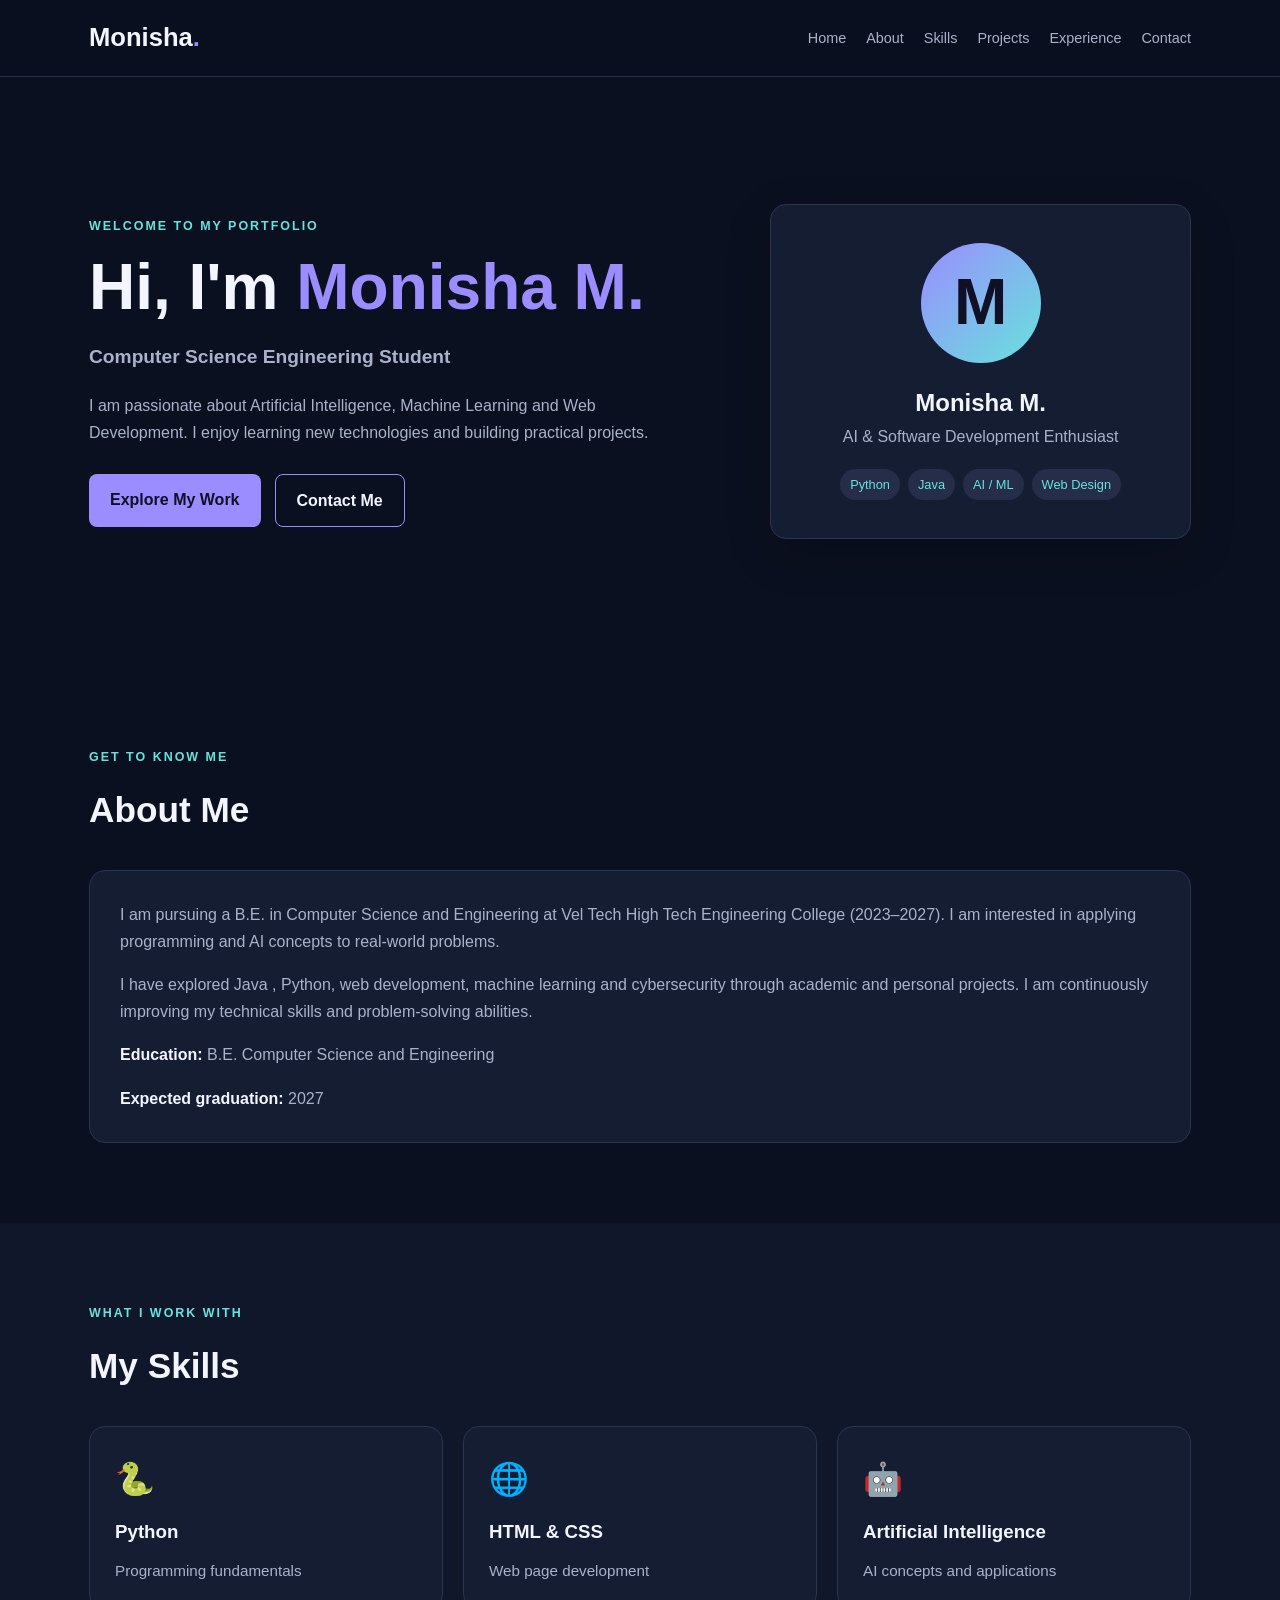
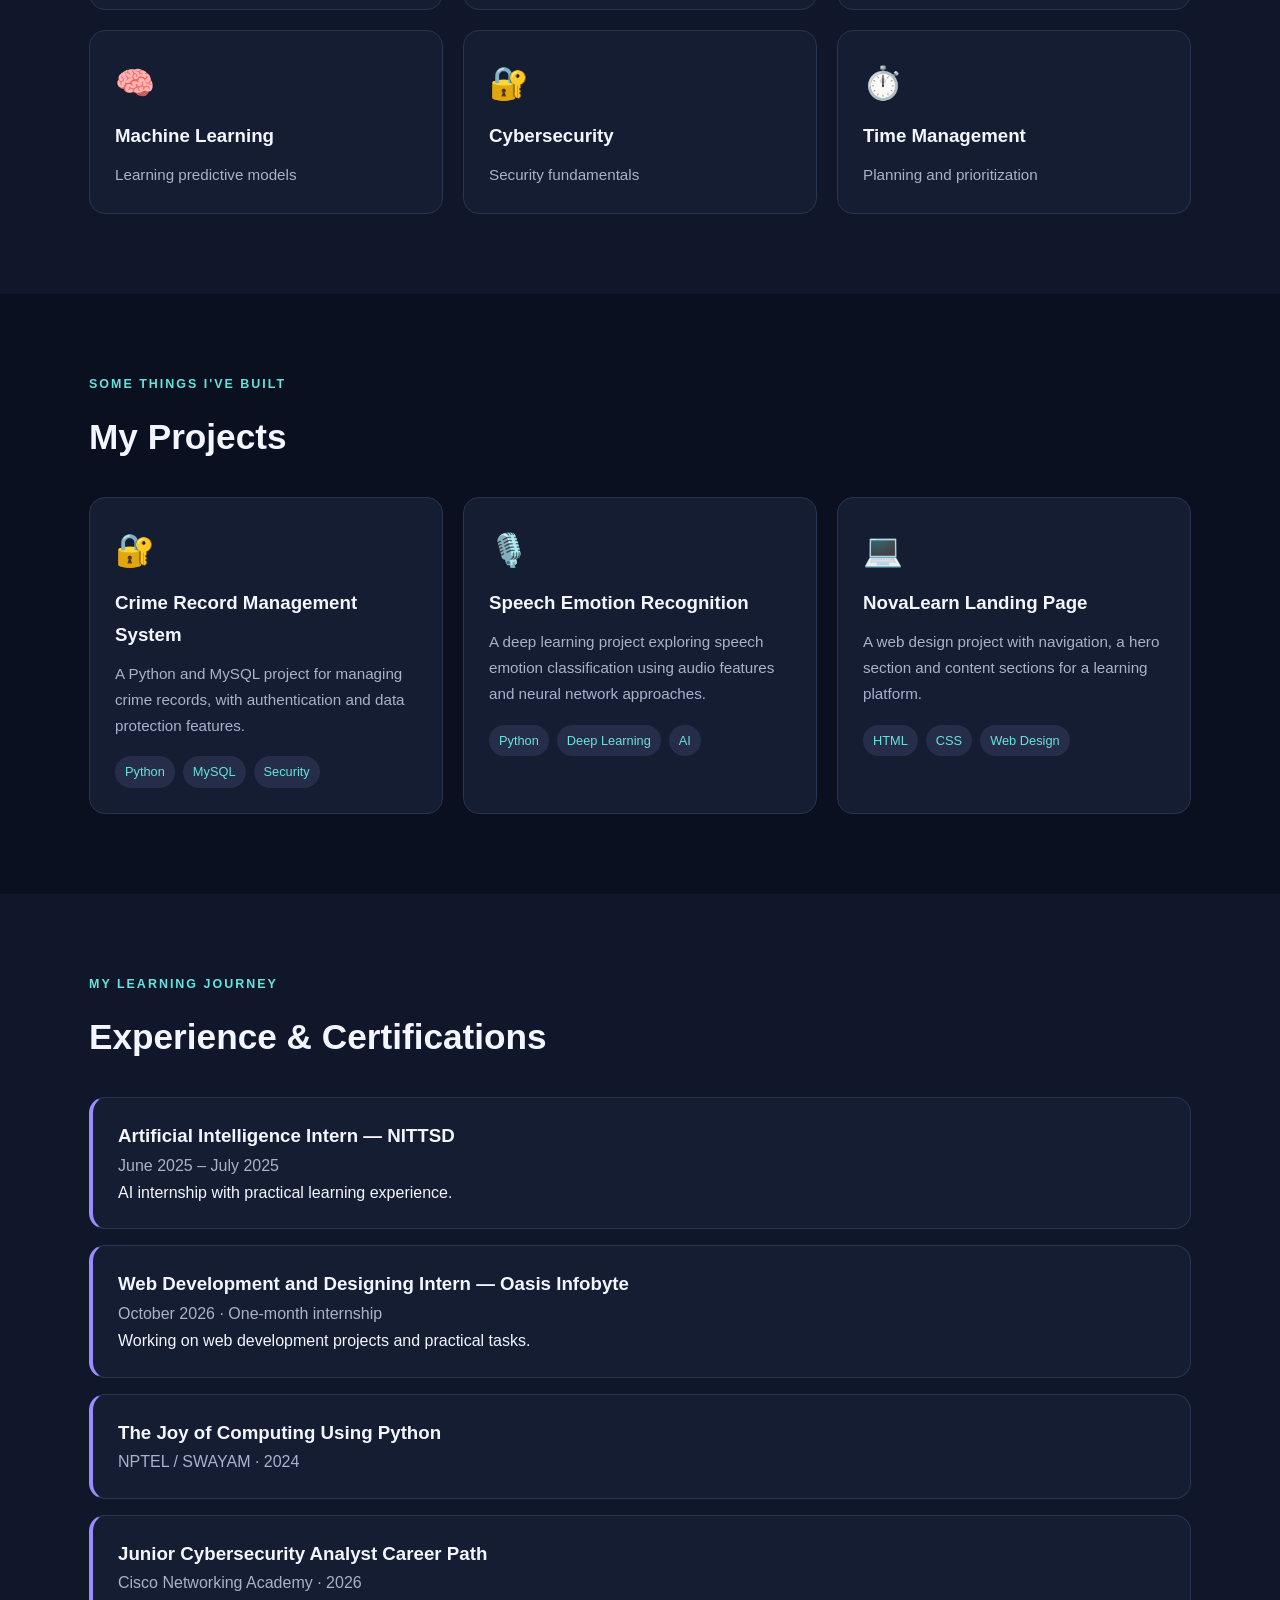
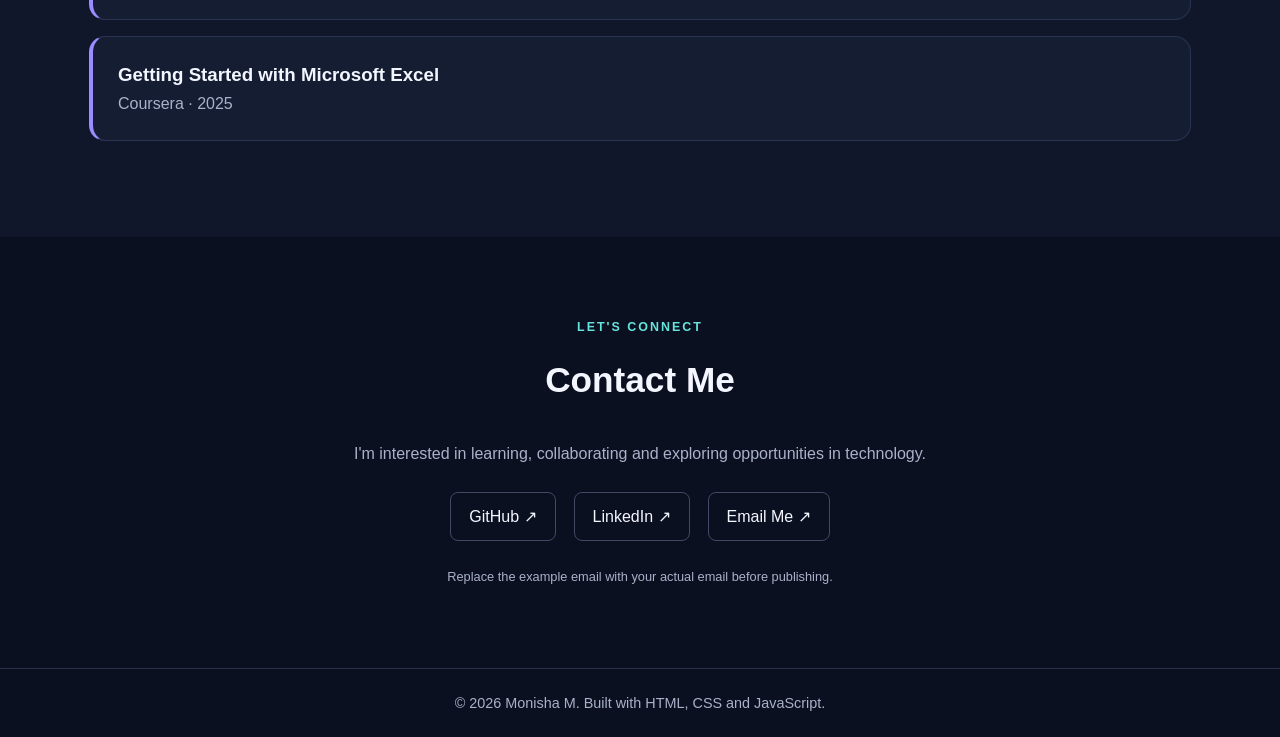
<file: index.html>
<!DOCTYPE html>
<html lang="en">
<head>
  <meta charset="UTF-8">
  <meta name="viewport" content="width=device-width, initial-scale=1.0">
  <meta name="description" content="Monisha M. - Computer Science Engineering student and aspiring software developer.">
  <title>Monisha M. | Portfolio</title>
  <link rel="stylesheet" href="style.css">
</head>
<body>

  <header>
    <nav class="navbar">
      <a class="logo" href="#home">Monisha<span>.</span></a>
      <button class="menu-toggle" id="menuToggle"
        aria-label="Toggle navigation" aria-expanded="false">☰</button>
      <ul class="nav-links" id="navLinks">
        <li><a href="#home">Home</a></li>
        <li><a href="#about">About</a></li>
        <li><a href="#skills">Skills</a></li>
        <li><a href="#projects">Projects</a></li>
        <li><a href="#experience">Experience</a></li>
        <li><a href="#contact">Contact</a></li>
      </ul>
    </nav>
  </header>

  <main>
    <section id="home" class="hero">
      <div class="hero-content">
        <p class="eyebrow">WELCOME TO MY PORTFOLIO</p>
        <h1>Hi, I'm <span>Monisha M.</span></h1>
        <h2>Computer Science Engineering Student</h2>
        <p>
          I am passionate about Artificial Intelligence, Machine Learning
          and Web Development. I enjoy learning new technologies and
          building practical projects.
        </p>
        <div class="hero-buttons">
          <a href="#projects" class="btn">Explore My Work</a>
          <a href="#contact" class="btn btn-outline">Contact Me</a>
        </div>
      </div>

      <div class="hero-card">
        <div class="avatar">M</div>
        <h3>Monisha M.</h3>
        <p>AI & Software Development Enthusiast</p>
        <div class="tags">
          <span>Python</span>
          <span>Java</span>
          <span>AI / ML</span>
          <span>Web Design</span>
        </div>
      </div>
    </section>

    <section id="about" class="section">
      <p class="eyebrow">GET TO KNOW ME</p>
      <h2 class="section-title">About Me</h2>
      <div class="about-card">
        <p>
          I am pursuing a B.E. in Computer Science and Engineering at
          Vel Tech High Tech Engineering College (2023–2027).
          I am interested in applying programming and AI concepts to
          real-world problems.
        </p>
        <p>
          I have explored Java , Python, web development, machine learning and
          cybersecurity through academic and personal projects. I am
          continuously improving my technical skills and problem-solving
          abilities.
        </p>
        <p><strong>Education:</strong> B.E. Computer Science and Engineering</p>
        <p><strong>Expected graduation:</strong> 2027</p>
      </div>
    </section>

    <section id="skills" class="section section-alt">
      <p class="eyebrow">WHAT I WORK WITH</p>
      <h2 class="section-title">My Skills</h2>
      <div class="skill-grid">
        <article class="skill-card">
          <span>🐍</span><h3>Python</h3>
          <p>Programming fundamentals</p>
        </article>
        <article class="skill-card">
          <span>🌐</span><h3>HTML & CSS</h3>
          <p>Web page development</p>
        </article>
        <article class="skill-card">
          <span>🤖</span><h3>Artificial Intelligence</h3>
          <p>AI concepts and applications</p>
        </article>
        <article class="skill-card">
          <span>🧠</span><h3>Machine Learning</h3>
          <p>Learning predictive models</p>
        </article>
        <article class="skill-card">
          <span>🔐</span><h3>Cybersecurity</h3>
          <p>Security fundamentals</p>
        </article>
        <article class="skill-card">
          <span>⏱️</span><h3>Time Management</h3>
          <p>Planning and prioritization</p>
        </article>
      </div>
    </section>

    <section id="projects" class="section">
      <p class="eyebrow">SOME THINGS I'VE BUILT</p>
      <h2 class="section-title">My Projects</h2>
      <div class="project-grid">
        <article class="project-card">
          <div class="project-icon">🔐</div>
          <h3>Crime Record Management System</h3>
          <p>
            A Python and MySQL project for managing crime records,
            with authentication and data protection features.
          </p>
          <div class="tags">
            <span>Python</span><span>MySQL</span><span>Security</span>
          </div>
        </article>

        <article class="project-card">
          <div class="project-icon">🎙️</div>
          <h3>Speech Emotion Recognition</h3>
          <p>
            A deep learning project exploring speech emotion classification
            using audio features and neural network approaches.
          </p>
          <div class="tags">
            <span>Python</span><span>Deep Learning</span><span>AI</span>
          </div>
        </article>

        <article class="project-card">
          <div class="project-icon">💻</div>
          <h3>NovaLearn Landing Page</h3>
          <p>
            A web design project with navigation, a hero section and
            content sections for a learning platform.
          </p>
          <div class="tags">
            <span>HTML</span><span>CSS</span><span>Web Design</span>
          </div>
        </article>
      </div>
    </section>

    <section id="experience" class="section section-alt">
      <p class="eyebrow">MY LEARNING JOURNEY</p>
      <h2 class="section-title">Experience & Certifications</h2>

      <article class="timeline-card">
        <h3>Artificial Intelligence Intern — NITTSD</h3>
        <p class="muted">June 2025 – July 2025</p>
        <p>AI internship with practical learning experience.</p>
      </article>

      <article class="timeline-card">
        <h3>Web Development and Designing Intern — Oasis Infobyte</h3>
        <p class="muted">October 2026 · One-month internship</p>
        <p>Working on web development projects and practical tasks.</p>
      </article>

      <article class="timeline-card">
        <h3>The Joy of Computing Using Python</h3>
        <p class="muted">NPTEL / SWAYAM · 2024</p>
      </article>

      <article class="timeline-card">
        <h3>Junior Cybersecurity Analyst Career Path</h3>
        <p class="muted">Cisco Networking Academy · 2026</p>
      </article>

      <article class="timeline-card">
        <h3>Getting Started with Microsoft Excel</h3>
        <p class="muted">Coursera · 2025</p>
      </article>
    </section>

    <section id="contact" class="section contact-section">
      <p class="eyebrow">LET'S CONNECT</p>
      <h2 class="section-title">Contact Me</h2>
      <p>I'm interested in learning, collaborating and exploring opportunities in technology.</p>
      <div class="contact-links">
        <a href=https://github.com/monisha-munirathinam"
           target="_blank" rel="noopener noreferrer">GitHub ↗</a>
        <a href="https://www.linkedin.com/in/monisha-m-6307ab31b/"
           target="_blank" rel="noopener noreferrer">LinkedIn ↗</a>
        <a href="mailto:monisha.munirathinam1@gmail.com">Email Me ↗</a>
      </div>
      <p class="email-note">
        Replace the example email with your actual email before publishing.
      </p>
    </section>
  </main>

  <footer>
    <p>© <span id="year"></span> Monisha M. Built with HTML, CSS and JavaScript.</p>
  </footer>

  <script src="script.js"></script>
</body>
</html>
</file>
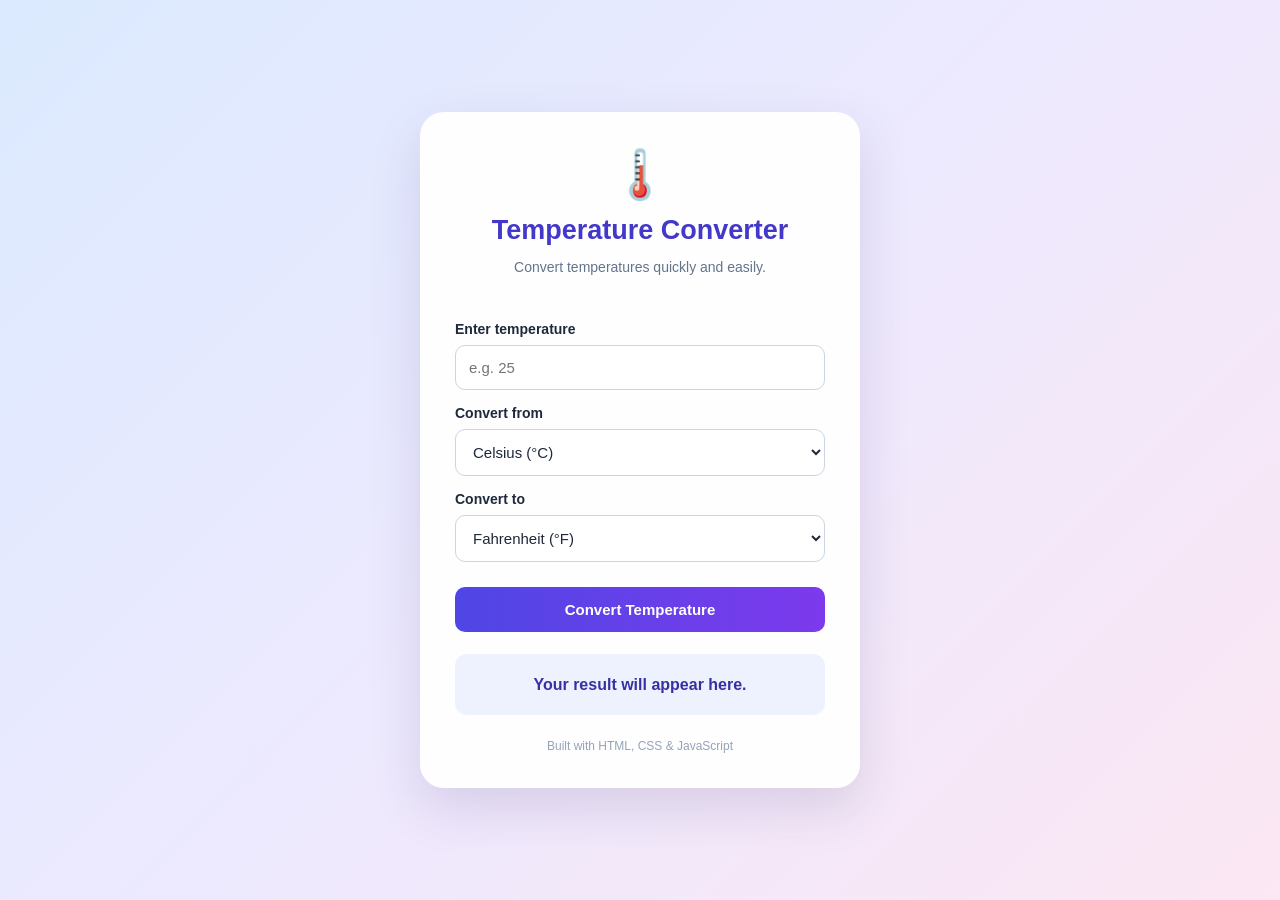
<file: Landing-Page/index.html>
<!DOCTYPE html>
<html lang="en">
<head>
    <meta charset="UTF-8">
    <meta name="viewport" content="width=device-width, initial-scale=1.0">
    <title>Temperature Converter</title>
    <link rel="stylesheet" href="style.css">
    <script src="script.js" defer></script>
</head>
<body>
    <main class="container">
        <div class="thermometer">🌡️</div>
        <h1>Temperature Converter</h1>
        <p class="subtitle">Convert temperatures quickly and easily.</p>

        <form id="converterForm">
            <label for="temperature">Enter temperature</label>
            <input
                type="number"
                id="temperature"
                placeholder="e.g. 25"
                step="any"
                required
            >

            <label for="fromUnit">Convert from</label>
            <select id="fromUnit">
                <option value="C">Celsius (°C)</option>
                <option value="F">Fahrenheit (°F)</option>
                <option value="K">Kelvin (K)</option>
            </select>

            <label for="toUnit">Convert to</label>
            <select id="toUnit">
                <option value="F">Fahrenheit (°F)</option>
                <option value="C">Celsius (°C)</option>
                <option value="K">Kelvin (K)</option>
            </select>

            <button type="submit">Convert Temperature</button>
        </form>

        <section id="result" class="result" aria-live="polite">
            Your result will appear here.
        </section>

        <p class="footer">Built with HTML, CSS &amp; JavaScript</p>
    </main>
</body>
</html>
</file>
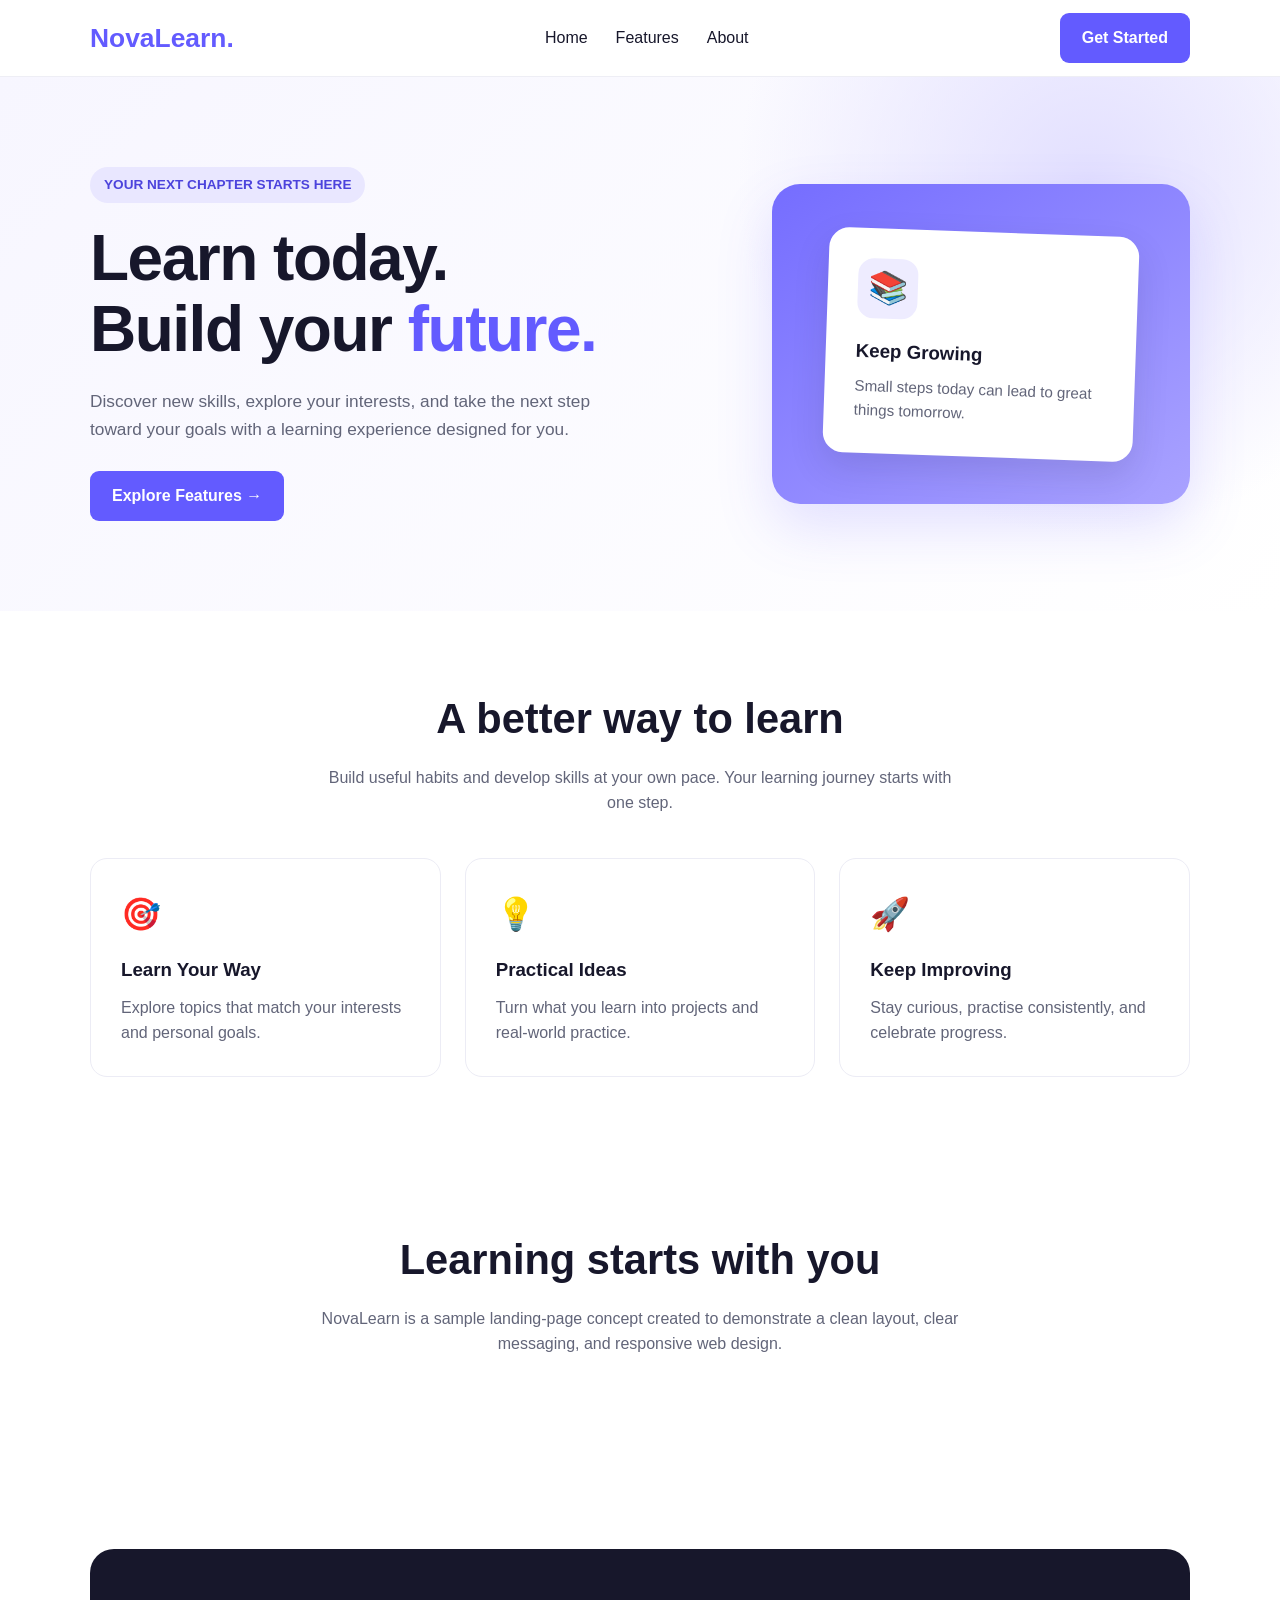
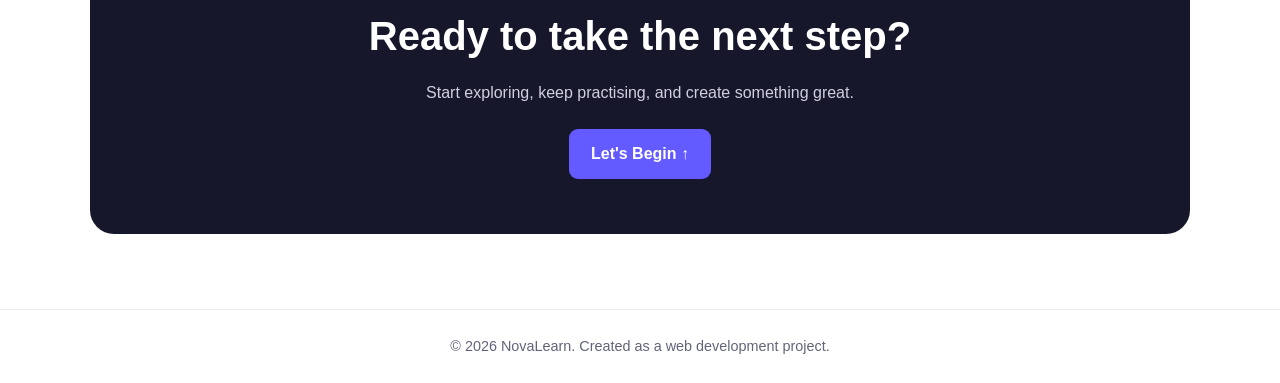
<file: WebDev-L1-LandingPage/index.html>
<!DOCTYPE html>
<html lang="en">
<head>
  <meta charset="UTF-8">
  <meta name="viewport" content="width=device-width, initial-scale=1.0">
  <meta name="description" content="NovaLearn helps you build practical skills through flexible online learning.">
  <title>NovaLearn | Learn Something New</title>

  <style>
    * {
      margin: 0;
      padding: 0;
      box-sizing: border-box;
    }

    :root {
      --primary: #635bff;
      --dark: #17172b;
      --muted: #626579;
      --light: #f6f7ff;
      --white: #ffffff;
    }

    html {
      scroll-behavior: smooth;
    }

    body {
      font-family: Arial, Helvetica, sans-serif;
      color: var(--dark);
      line-height: 1.6;
      background: var(--white);
    }

    a {
      text-decoration: none;
      color: inherit;
    }

    .container {
      width: min(1100px, 90%);
      margin: auto;
    }

    header {
      background: var(--white);
      border-bottom: 1px solid #eeeeF5;
      position: sticky;
      top: 0;
      z-index: 10;
    }

    nav {
      min-height: 76px;
      display: flex;
      align-items: center;
      justify-content: space-between;
      gap: 20px;
    }

    .logo {
      font-size: 1.65rem;
      font-weight: 800;
      color: var(--primary);
    }

    .nav-links {
      display: flex;
      align-items: center;
      gap: 28px;
      list-style: none;
    }

    .nav-links a:hover {
      color: var(--primary);
    }

    .button {
      display: inline-block;
      background: var(--primary);
      color: var(--white);
      padding: 12px 22px;
      border-radius: 9px;
      font-weight: 700;
      transition: transform 0.2s, background 0.2s;
    }

    .button:hover {
      background: #4940e8;
      transform: translateY(-2px);
    }

    .hero {
      background:
        radial-gradient(circle at 85% 20%, #e2dfff 0, transparent 30%),
        linear-gradient(135deg, #f7f6ff, #ffffff);
      padding: 90px 0;
    }

    .hero-content {
      display: grid;
      grid-template-columns: 1.2fr 0.8fr;
      align-items: center;
      gap: 55px;
    }

    .tag {
      display: inline-block;
      background: #e9e7ff;
      color: #4c43dc;
      border-radius: 30px;
      padding: 7px 14px;
      font-size: 0.85rem;
      font-weight: 700;
      margin-bottom: 20px;
    }

    h1 {
      font-size: clamp(2.5rem, 5vw, 4.2rem);
      line-height: 1.12;
      letter-spacing: -1.5px;
      margin-bottom: 22px;
    }

    h1 span {
      color: var(--primary);
    }

    .hero p {
      color: var(--muted);
      font-size: 1.08rem;
      max-width: 540px;
      margin-bottom: 28px;
    }

    .hero-visual {
      min-height: 320px;
      border-radius: 28px;
      background: linear-gradient(145deg, #756dff, #a9a2ff);
      display: grid;
      place-items: center;
      padding: 30px;
      box-shadow: 0 24px 55px #635bff2b;
    }

    .learning-card {
      background: var(--white);
      border-radius: 20px;
      padding: 30px;
      width: 100%;
      max-width: 310px;
      transform: rotate(2deg);
      box-shadow: 0 15px 35px #22223b20;
    }

    .learning-icon {
      width: 60px;
      height: 60px;
      border-radius: 16px;
      background: #eeecff;
      display: grid;
      place-items: center;
      font-size: 2rem;
      margin-bottom: 18px;
    }

    .learning-card h3 {
      margin-bottom: 8px;
    }

    .learning-card p {
      margin: 0;
      font-size: 0.95rem;
    }

    section {
      padding: 75px 0;
    }

    .section-heading {
      text-align: center;
      max-width: 650px;
      margin: 0 auto 42px;
    }

    .section-heading h2 {
      font-size: clamp(1.9rem, 4vw, 2.6rem);
      margin-bottom: 12px;
    }

    .section-heading p {
      color: var(--muted);
    }

    .features {
      display: grid;
      grid-template-columns: repeat(3, 1fr);
      gap: 24px;
    }

    .feature-card {
      padding: 30px;
      border: 1px solid #ececf5;
      border-radius: 17px;
      background: var(--white);
      transition: transform 0.2s, box-shadow 0.2s;
    }

    .feature-card:hover {
      transform: translateY(-5px);
      box-shadow: 0 15px 35px #17172b0d;
    }

    .feature-icon {
      font-size: 2rem;
      margin-bottom: 15px;
    }

    .feature-card h3 {
      margin-bottom: 10px;
    }

    .feature-card p {
      color: var(--muted);
    }

    .cta {
      background: var(--dark);
      color: var(--white);
      text-align: center;
      border-radius: 24px;
      padding: 55px 25px;
    }

    .cta h2 {
      font-size: clamp(1.8rem, 4vw, 2.5rem);
      margin-bottom: 12px;
    }

    .cta p {
      color: #d0d0e0;
      margin-bottom: 24px;
    }

    footer {
      padding: 25px 0;
      text-align: center;
      color: var(--muted);
      border-top: 1px solid #eeeeF5;
      font-size: 0.9rem;
    }

    @media (max-width: 760px) {
      nav {
        flex-direction: column;
        padding: 16px 0;
      }

      .nav-links {
        gap: 16px;
        flex-wrap: wrap;
        justify-content: center;
      }

      .hero {
        padding: 60px 0;
      }

      .hero-content {
        grid-template-columns: 1fr;
        gap: 35px;
      }

      .hero-visual {
        min-height: 270px;
      }

      .features {
        grid-template-columns: 1fr;
      }

      section {
        padding: 55px 0;
      }
    }
  </style>
</head>

<body>
  <header>
    <nav class="container" aria-label="Main navigation">
      <a href="#home" class="logo">NovaLearn.</a>

      <ul class="nav-links">
        <li><a href="#home">Home</a></li>
        <li><a href="#features">Features</a></li>
        <li><a href="#about">About</a></li>
      </ul>

      <a href="#get-started" class="button">Get Started</a>
    </nav>
  </header>

  <main>
    <section class="hero" id="home">
      <div class="container hero-content">
        <div>
          <span class="tag">YOUR NEXT CHAPTER STARTS HERE</span>

          <h1>Learn today.<br>Build your <span>future.</span></h1>

          <p>
            Discover new skills, explore your interests, and take the next
            step toward your goals with a learning experience designed for you.
          </p>

          <a href="#features" class="button">Explore Features →</a>
        </div>

        <div class="hero-visual" aria-label="Featured learning card">
          <div class="learning-card">
            <div class="learning-icon" aria-hidden="true">📚</div>
            <h3>Keep Growing</h3>
            <p>Small steps today can lead to great things tomorrow.</p>
          </div>
        </div>
      </div>
    </section>

    <section id="features">
      <div class="container">
        <div class="section-heading">
          <h2>A better way to learn</h2>
          <p>
            Build useful habits and develop skills at your own pace.
            Your learning journey starts with one step.
          </p>
        </div>

        <div class="features">
          <article class="feature-card">
            <div class="feature-icon" aria-hidden="true">🎯</div>
            <h3>Learn Your Way</h3>
            <p>
              Explore topics that match your interests and personal goals.
            </p>
          </article>

          <article class="feature-card">
            <div class="feature-icon" aria-hidden="true">💡</div>
            <h3>Practical Ideas</h3>
            <p>
              Turn what you learn into projects and real-world practice.
            </p>
          </article>

          <article class="feature-card">
            <div class="feature-icon" aria-hidden="true">🚀</div>
            <h3>Keep Improving</h3>
            <p>
              Stay curious, practise consistently, and celebrate progress.
            </p>
          </article>
        </div>
      </div>
    </section>

    <section id="about">
      <div class="container">
        <div class="section-heading">
          <h2>Learning starts with you</h2>
          <p>
            NovaLearn is a sample landing-page concept created to demonstrate
            a clean layout, clear messaging, and responsive web design.
          </p>
        </div>
      </div>
    </section>

    <section id="get-started">
      <div class="container">
        <div class="cta">
          <h2>Ready to take the next step?</h2>
          <p>Start exploring, keep practising, and create something great.</p>
          <a href="#home" class="button">Let's Begin ↑</a>
        </div>
      </div>
    </section>
  </main>

  <footer>
    <div class="container">
      <p>© <span id="year"></span> NovaLearn. Created as a web development project.</p>
    </div>
  </footer>

  <script>
    document.getElementById("year").textContent = new Date().getFullYear();
  </script>
</body>
</html>
</file>
<file: style.css>
:root {
  --bg: #0b1020;
  --panel: #151d33;
  --text: #f4f6ff;
  --muted: #a9b2ca;
  --accent: #9b8cff;
  --cyan: #66e3dc;
}

* {
  margin: 0;
  padding: 0;
  box-sizing: border-box;
}

html {
  scroll-behavior: smooth;
  scroll-padding-top: 85px;
}

body {
  font-family: Arial, Helvetica, sans-serif;
  background: var(--bg);
  color: var(--text);
  line-height: 1.7;
}

a {
  color: inherit;
  text-decoration: none;
}

header {
  position: sticky;
  top: 0;
  z-index: 10;
  background: rgba(11, 16, 32, 0.96);
  border-bottom: 1px solid #29304a;
}

.navbar {
  max-width: 1150px;
  margin: auto;
  padding: 16px 24px;
  display: flex;
  align-items: center;
  justify-content: space-between;
}

.logo {
  font-size: 1.6rem;
  font-weight: 800;
}

.logo span,
.hero h1 span {
  color: var(--accent);
}

.nav-links {
  display: flex;
  gap: 20px;
  list-style: none;
}

.nav-links a {
  color: var(--muted);
  font-size: 0.9rem;
}

.nav-links a:hover {
  color: var(--cyan);
}

.menu-toggle {
  display: none;
  background: transparent;
  color: white;
  border: 0;
  font-size: 1.7rem;
  cursor: pointer;
}

.hero {
  max-width: 1150px;
  min-height: 590px;
  margin: auto;
  padding: 80px 24px;
  display: grid;
  grid-template-columns: 1.5fr 1fr;
  align-items: center;
  gap: 50px;
}

.eyebrow {
  color: var(--cyan);
  font-size: 0.78rem;
  font-weight: bold;
  letter-spacing: 2px;
  margin-bottom: 12px;
}

.hero h1 {
  font-size: clamp(2.5rem, 5vw, 4.3rem);
  line-height: 1.2;
  margin-bottom: 15px;
}

.hero h2 {
  font-size: 1.2rem;
  color: var(--muted);
  margin-bottom: 18px;
}

.hero-content > p:not(.eyebrow) {
  max-width: 590px;
  color: var(--muted);
}

.hero-buttons {
  display: flex;
  flex-wrap: wrap;
  gap: 14px;
  margin-top: 28px;
}

.btn {
  display: inline-block;
  padding: 12px 21px;
  background: var(--accent);
  color: #101027;
  font-weight: bold;
  border-radius: 8px;
  transition: transform 0.2s;
}

.btn:hover {
  transform: translateY(-3px);
}

.btn-outline {
  color: var(--text);
  background: transparent;
  border: 1px solid var(--accent);
}

.hero-card,
.about-card,
.skill-card,
.project-card,
.timeline-card {
  background: var(--panel);
  border: 1px solid #293450;
  border-radius: 16px;
}

.hero-card {
  padding: 38px 25px;
  text-align: center;
  box-shadow: 0 15px 45px rgba(0, 0, 0, 0.2);
}

.avatar {
  width: 120px;
  height: 120px;
  display: grid;
  place-items: center;
  margin: 0 auto 20px;
  border-radius: 50%;
  background: linear-gradient(135deg, var(--accent), var(--cyan));
  color: #101027;
  font-size: 4rem;
  font-weight: bold;
}

.hero-card h3 {
  font-size: 1.5rem;
}

.hero-card p,
.muted,
.email-note {
  color: var(--muted);
}

.tags {
  display: flex;
  flex-wrap: wrap;
  justify-content: center;
  gap: 8px;
  margin-top: 18px;
}

.tags span {
  background: #252d49;
  color: var(--cyan);
  padding: 5px 10px;
  border-radius: 20px;
  font-size: 0.8rem;
}

.section {
  max-width: 1150px;
  margin: auto;
  padding: 80px 24px;
}

.section-alt {
  max-width: none;
  padding-left: max(24px, calc((100% - 1102px) / 2));
  padding-right: max(24px, calc((100% - 1102px) / 2));
  background: #10172a;
}

.section-title {
  font-size: 2.2rem;
  margin-bottom: 30px;
}

.about-card {
  padding: 30px;
}

.about-card p {
  color: var(--muted);
}

.about-card p + p {
  margin-top: 16px;
}

.about-card strong {
  color: var(--text);
}

.skill-grid,
.project-grid {
  display: grid;
  grid-template-columns: repeat(3, minmax(0, 1fr));
  gap: 20px;
}

.skill-card,
.project-card {
  padding: 25px;
  transition: transform 0.2s, border-color 0.2s;
}

.skill-card:hover,
.project-card:hover {
  transform: translateY(-5px);
  border-color: var(--accent);
}

.skill-card > span,
.project-icon {
  font-size: 2rem;
}

.skill-card h3,
.project-card h3 {
  margin: 10px 0;
}

.skill-card p,
.project-card p {
  color: var(--muted);
  font-size: 0.95rem;
}

.project-card .tags {
  justify-content: flex-start;
}

.timeline-card {
  padding: 22px 25px;
  margin-bottom: 16px;
  border-left: 4px solid var(--accent);
}

.contact-section {
  text-align: center;
}

.contact-section > p:not(.eyebrow) {
  color: var(--muted);
}

.contact-links {
  display: flex;
  justify-content: center;
  flex-wrap: wrap;
  gap: 18px;
  margin: 25px 0;
}

.contact-links a {
  padding: 10px 18px;
  border: 1px solid #414967;
  border-radius: 8px;
  transition: background 0.2s;
}

.contact-links a:hover {
  color: var(--cyan);
  background: var(--panel);
}

.email-note {
  font-size: 0.8rem;
}

footer {
  padding: 22px;
  text-align: center;
  color: var(--muted);
  border-top: 1px solid #29304a;
  font-size: 0.9rem;
}

@media (max-width: 850px) {
  .nav-links {
    gap: 12px;
  }

  .hero {
    grid-template-columns: 1fr;
    gap: 35px;
  }

  .hero-card {
    max-width: 430px;
    width: 100%;
    margin: auto;
  }

  .skill-grid,
  .project-grid {
    grid-template-columns: repeat(2, minmax(0, 1fr));
  }
}

@media (max-width: 600px) {
  .navbar {
    flex-wrap: wrap;
  }

  .menu-toggle {
    display: block;
  }

  .nav-links {
    display: none;
    flex-direction: column;
    width: 100%;
    padding: 18px 0 5px;
  }

  .nav-links.open {
    display: flex;
  }

  .hero {
    padding-top: 55px;
    min-height: auto;
  }

  .section {
    padding-top: 55px;
    padding-bottom: 55px;
  }

  .section-title {
    font-size: 1.8rem;
  }

  .skill-grid,
  .project-grid {
    grid-template-columns: 1fr;
  }

  .about-card {
    padding: 22px;
  }
}
</file>
<file: Landing-Page/style.css>
* {
    margin: 0;
    padding: 0;
    box-sizing: border-box;
}

body {
    font-family: 'Segoe UI', Arial, sans-serif;
    min-height: 100vh;
    display: flex;
    justify-content: center;
    align-items: center;
    padding: 25px;
    background: linear-gradient(135deg, #dbeafe, #ede9fe, #fce7f3);
    color: #1e293b;
}

.container {
    width: 100%;
    max-width: 440px;
    padding: 35px;
    background: rgba(255, 255, 255, 0.95);
    border-radius: 24px;
    box-shadow: 0 20px 50px rgba(64, 55, 120, 0.15);
}

.thermometer {
    text-align: center;
    font-size: 48px;
    margin-bottom: 12px;
}

h1 {
    text-align: center;
    font-size: 27px;
    color: #4338ca;
    margin-bottom: 10px;
}

.subtitle {
    text-align: center;
    color: #64748b;
    font-size: 14px;
    margin-bottom: 28px;
    line-height: 1.6;
}

form {
    display: flex;
    flex-direction: column;
}

label {
    font-size: 14px;
    font-weight: 600;
    margin-bottom: 8px;
    margin-top: 15px;
}

input,
select {
    width: 100%;
    padding: 13px;
    border: 1px solid #cbd5e1;
    border-radius: 10px;
    background: #fff;
    color: #1e293b;
    font-size: 15px;
    outline: none;
}

input:focus,
select:focus {
    border-color: #6366f1;
    box-shadow: 0 0 0 3px rgba(99, 102, 241, 0.12);
}

button {
    margin-top: 25px;
    padding: 14px;
    border: none;
    border-radius: 10px;
    background: linear-gradient(90deg, #4f46e5, #7c3aed);
    color: white;
    font-size: 15px;
    font-weight: 600;
    cursor: pointer;
    transition: transform 0.2s, opacity 0.2s;
}

button:hover {
    transform: translateY(-2px);
    opacity: 0.92;
}

.result {
    margin-top: 22px;
    padding: 18px 12px;
    border-radius: 12px;
    background: #eef2ff;
    color: #3730a3;
    text-align: center;
    font-weight: 600;
    line-height: 1.6;
    overflow-wrap: anywhere;
}

.result.error {
    background: #fef2f2;
    color: #b91c1c;
}

.footer {
    text-align: center;
    color: #94a3b8;
    font-size: 12px;
    margin-top: 24px;
}

@media (max-width: 480px) {
    .container {
        padding: 25px 20px;
    }

    h1 {
        font-size: 23px;
    }
}
</file>
